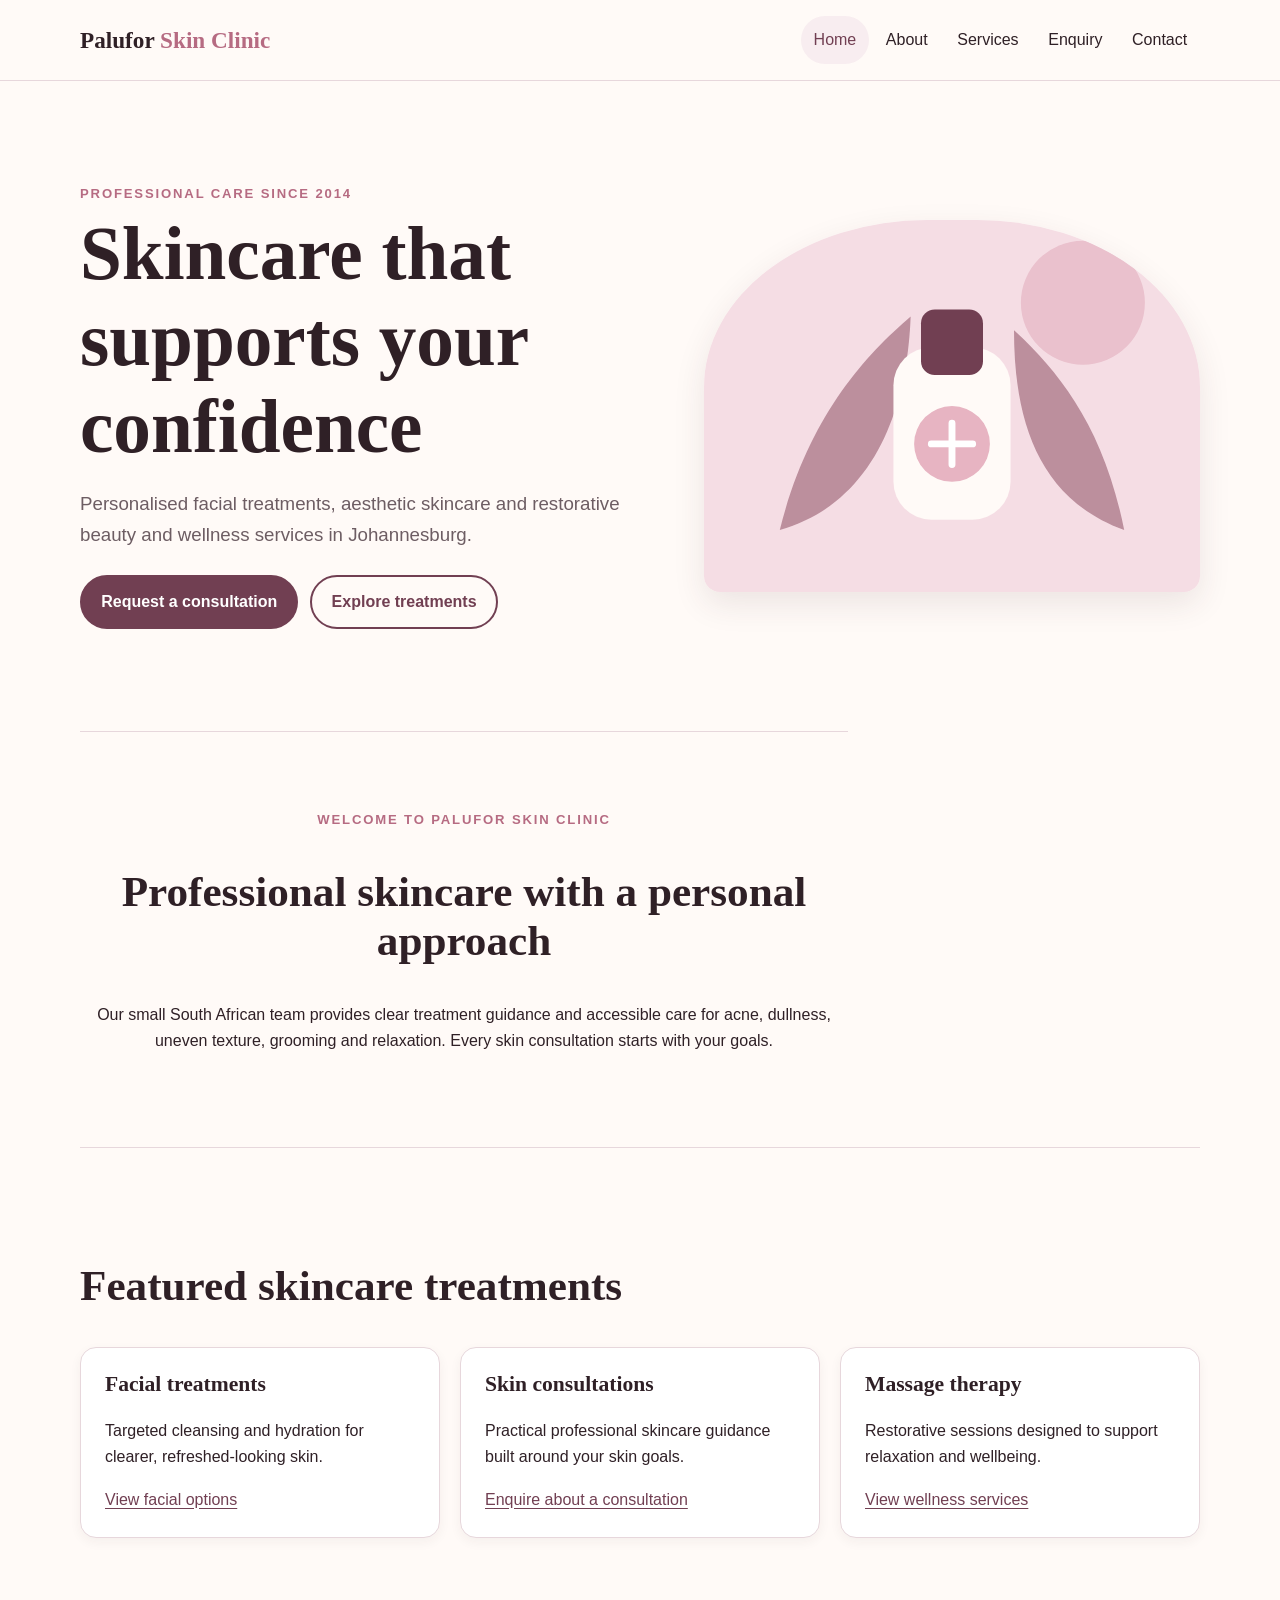
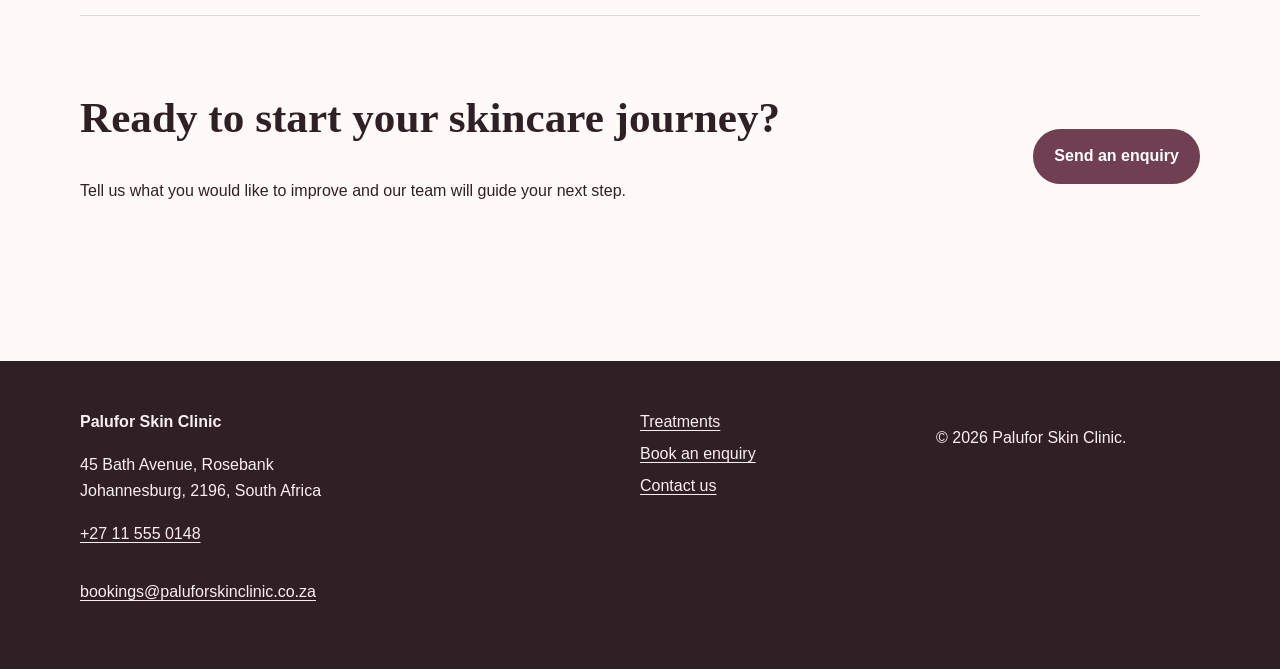
<file: index.html>
<!doctype html>
<html lang="en-ZA">
<head>
  <meta charset="utf-8">
  <meta name="viewport" content="width=device-width, initial-scale=1">
  <meta name="description" content="Palufor Skin Clinic offers professional skincare, facial treatments and beauty and wellness care in Johannesburg.">
  <meta name="keywords" content="skin clinic, skincare treatments, facial treatments, beauty and wellness, Palufor Skin Clinic, Johannesburg">
  <meta name="theme-color" content="#713f52">
  <title>Professional Skincare in Johannesburg | Palufor Skin Clinic</title>
  <link rel="stylesheet" href="css/style.css">
  <script src="js/script.js" defer></script>
</head>
<body>
  <a class="skip-link" href="#main-content">Skip to main content</a>
  <header class="site-header">
    <div class="header-inner">
      <a class="brand" href="index.html" aria-label="Palufor Skin Clinic home">Palufor <span>Skin Clinic</span></a>
      <nav aria-label="Main navigation"><ul>
        <li><a href="index.html" aria-current="page">Home</a></li><li><a href="about.html">About</a></li>
        <li><a href="services.html">Services</a></li><li><a href="enquiry.html">Enquiry</a></li><li><a href="contact.html">Contact</a></li>
      </ul></nav>
    </div>
  </header>
  <main id="main-content">
    <section class="hero">
      <div><p class="eyebrow">Professional care since 2014</p><h1>Skincare that supports your confidence</h1>
        <p>Personalised facial treatments, aesthetic skincare and restorative beauty and wellness services in Johannesburg.</p>
        <div class="button-row"><a class="button" href="enquiry.html">Request a consultation</a><a class="button button-secondary" href="services.html">Explore treatments</a></div>
      </div>
      <img src="images/clinic-care.svg" width="720" height="540" alt="Illustration of professional skincare products and calming leaves" fetchpriority="high">
    </section>
    <section class="section intro"><p class="eyebrow">Welcome to Palufor Skin Clinic</p><h2>Professional skincare with a personal approach</h2>
      <p>Our small South African team provides clear treatment guidance and accessible care for acne, dullness, uneven texture, grooming and relaxation. Every skin consultation starts with your goals.</p>
    </section>
    <section class="section"><h2>Featured skincare treatments</h2><div class="card-grid">
      <article class="card"><h3>Facial treatments</h3><p>Targeted cleansing and hydration for clearer, refreshed-looking skin.</p><a href="services.html#service-browser">View facial options</a></article>
      <article class="card"><h3>Skin consultations</h3><p>Practical professional skincare guidance built around your skin goals.</p><a href="enquiry.html">Enquire about a consultation</a></article>
      <article class="card"><h3>Massage therapy</h3><p>Restorative sessions designed to support relaxation and wellbeing.</p><a href="services.html#service-browser">View wellness services</a></article>
    </div></section>
    <section class="section callout"><div><h2>Ready to start your skincare journey?</h2><p>Tell us what you would like to improve and our team will guide your next step.</p></div><a class="button" href="enquiry.html">Send an enquiry</a></section>
  </main>
  <footer><div class="footer-inner"><div><strong>Palufor Skin Clinic</strong><p>45 Bath Avenue, Rosebank<br>Johannesburg, 2196, South Africa</p><p><a href="tel:+27115550148">+27 11 555 0148</a><br><a href="mailto:bookings@paluforskinclinic.co.za">bookings@paluforskinclinic.co.za</a></p></div><div><a href="services.html">Treatments</a><a href="enquiry.html">Book an enquiry</a><a href="contact.html">Contact us</a></div><p>&copy; <span data-current-year>2026</span> Palufor Skin Clinic.</p></div></footer>
</body>
</html>
</file>
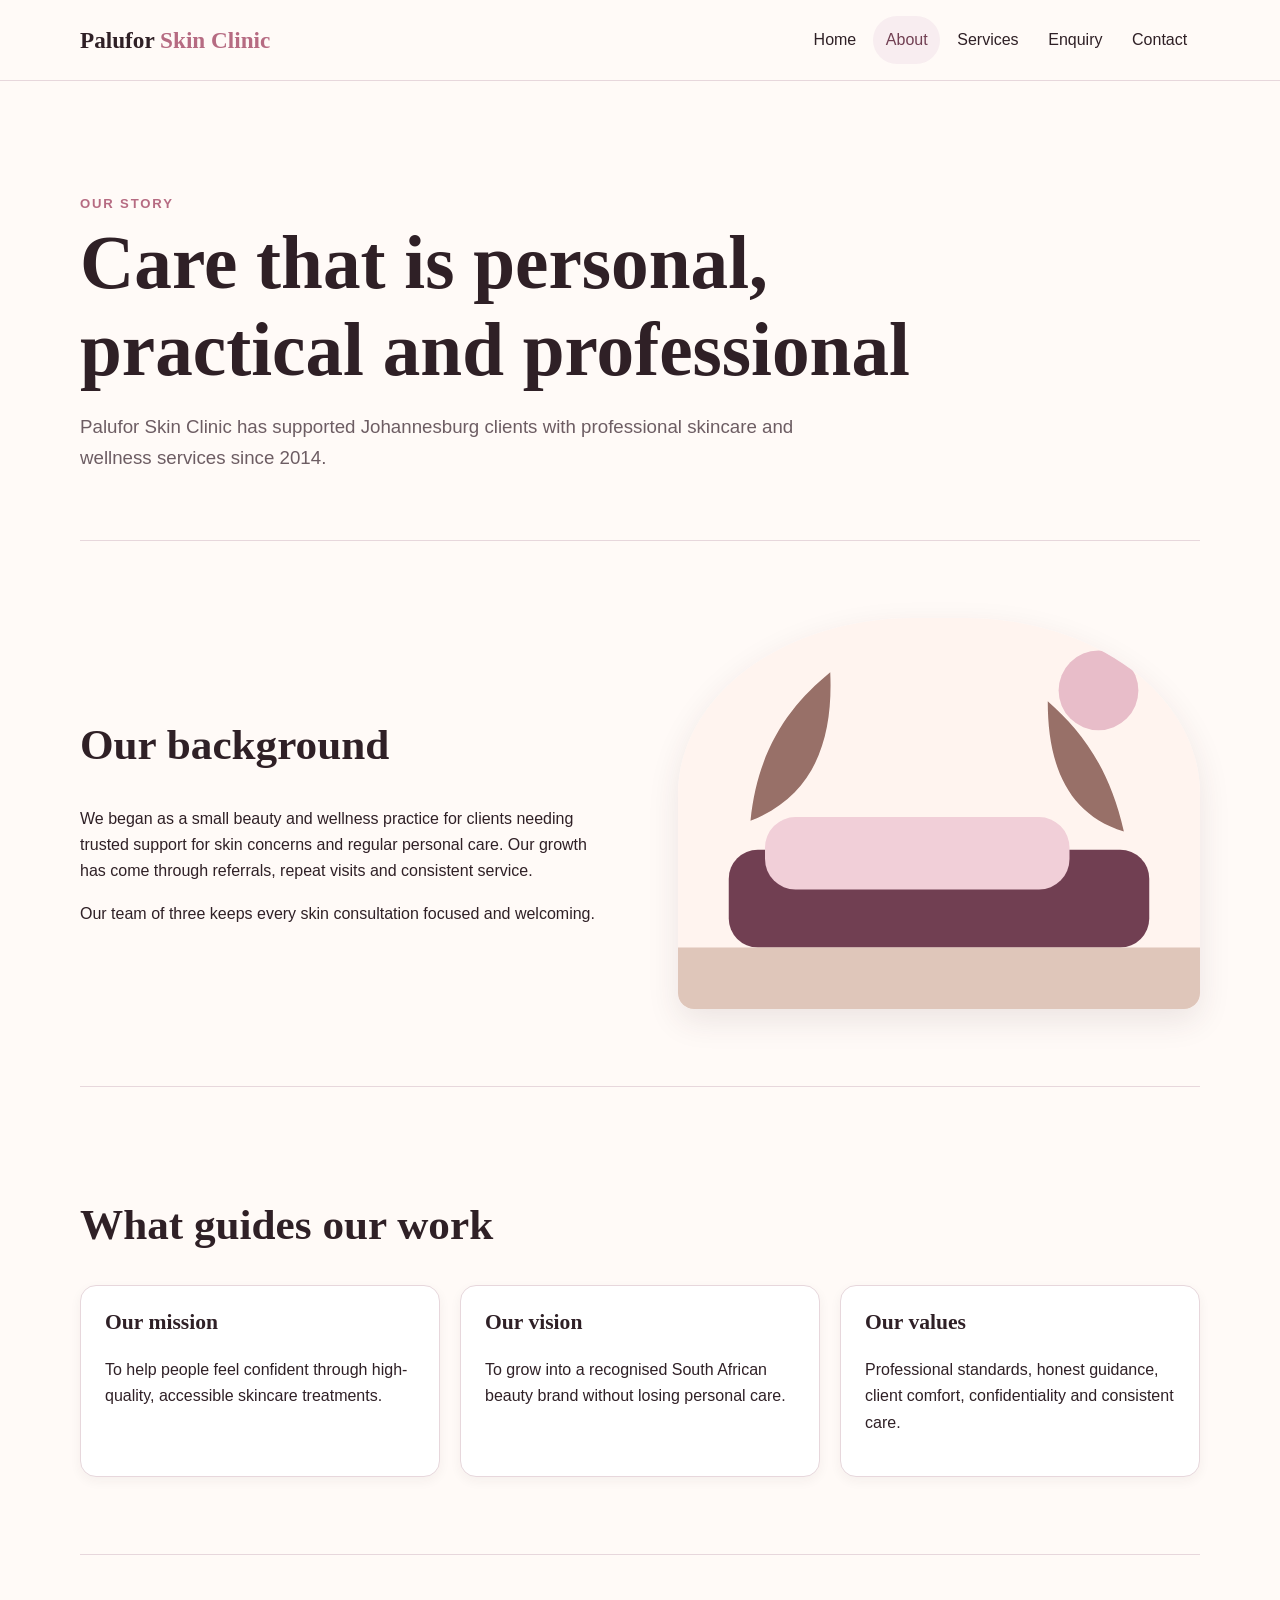
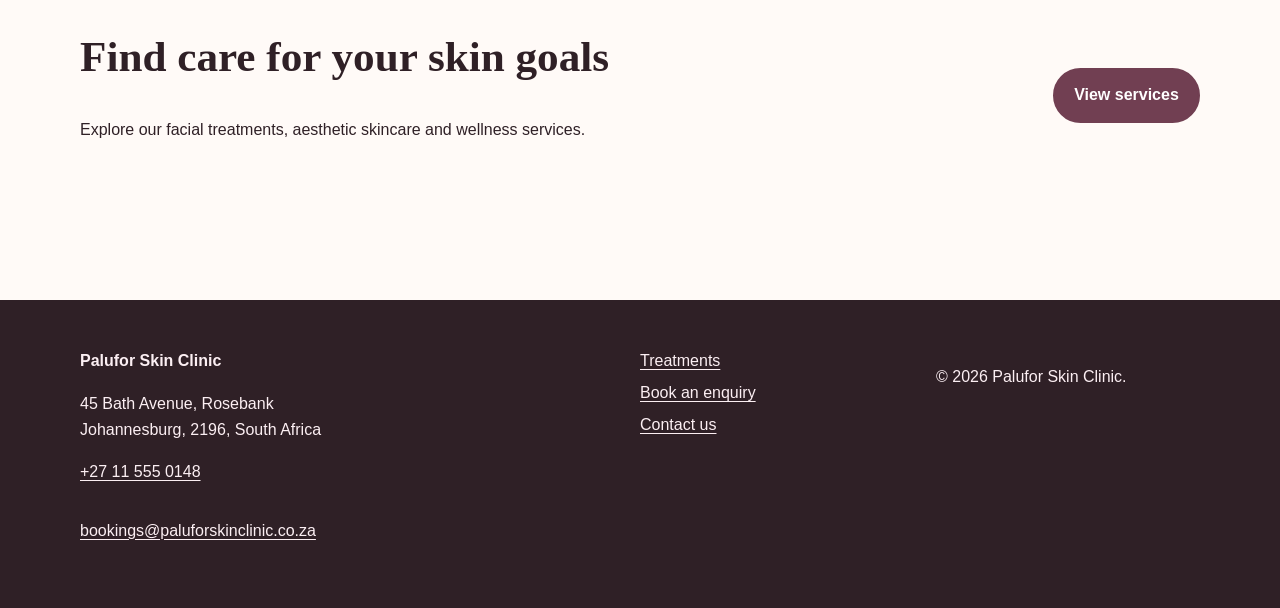
<file: about.html>
<!doctype html>
<html lang="en-ZA">
<head>
  <meta charset="utf-8"><meta name="viewport" content="width=device-width, initial-scale=1">
  <meta name="description" content="Learn about Palufor Skin Clinic, our Johannesburg team and our commitment to accessible professional skincare and wellness.">
  <meta name="keywords" content="Palufor Skin Clinic, professional skincare, aesthetic skincare, beauty and wellness, Johannesburg skin clinic">
  <meta name="theme-color" content="#713f52"><title>About Our Skin Clinic | Palufor Skin Clinic</title>
  <link rel="stylesheet" href="css/style.css"><script src="js/script.js" defer></script>
</head>
<body>
  <a class="skip-link" href="#main-content">Skip to main content</a>
  <header class="site-header"><div class="header-inner"><a class="brand" href="index.html" aria-label="Palufor Skin Clinic home">Palufor <span>Skin Clinic</span></a><nav aria-label="Main navigation"><ul>
    <li><a href="index.html">Home</a></li><li><a href="about.html" aria-current="page">About</a></li><li><a href="services.html">Services</a></li><li><a href="enquiry.html">Enquiry</a></li><li><a href="contact.html">Contact</a></li>
  </ul></nav></div></header>
  <main id="main-content">
    <section class="page-hero"><p class="eyebrow">Our story</p><h1>Care that is personal, practical and professional</h1><p>Palufor Skin Clinic has supported Johannesburg clients with professional skincare and wellness services since 2014.</p></section>
    <section class="section split"><div><h2>Our background</h2><p>We began as a small beauty and wellness practice for clients needing trusted support for skin concerns and regular personal care. Our growth has come through referrals, repeat visits and consistent service.</p><p>Our team of three keeps every skin consultation focused and welcoming.</p></div><img src="images/wellness-space.svg" width="720" height="540" alt="Illustration of a calm skincare consultation space" loading="lazy"></section>
    <section class="section"><h2>What guides our work</h2><div class="card-grid"><article class="card"><h3>Our mission</h3><p>To help people feel confident through high-quality, accessible skincare treatments.</p></article><article class="card"><h3>Our vision</h3><p>To grow into a recognised South African beauty brand without losing personal care.</p></article><article class="card"><h3>Our values</h3><p>Professional standards, honest guidance, client comfort, confidentiality and consistent care.</p></article></div></section>
    <section class="section callout"><div><h2>Find care for your skin goals</h2><p>Explore our facial treatments, aesthetic skincare and wellness services.</p></div><a class="button" href="services.html">View services</a></section>
  </main>
  <footer><div class="footer-inner"><div><strong>Palufor Skin Clinic</strong><p>45 Bath Avenue, Rosebank<br>Johannesburg, 2196, South Africa</p><p><a href="tel:+27115550148">+27 11 555 0148</a><br><a href="mailto:bookings@paluforskinclinic.co.za">bookings@paluforskinclinic.co.za</a></p></div><div><a href="services.html">Treatments</a><a href="enquiry.html">Book an enquiry</a><a href="contact.html">Contact us</a></div><p>&copy; <span data-current-year>2026</span> Palufor Skin Clinic.</p></div></footer>
</body></html>
</file>
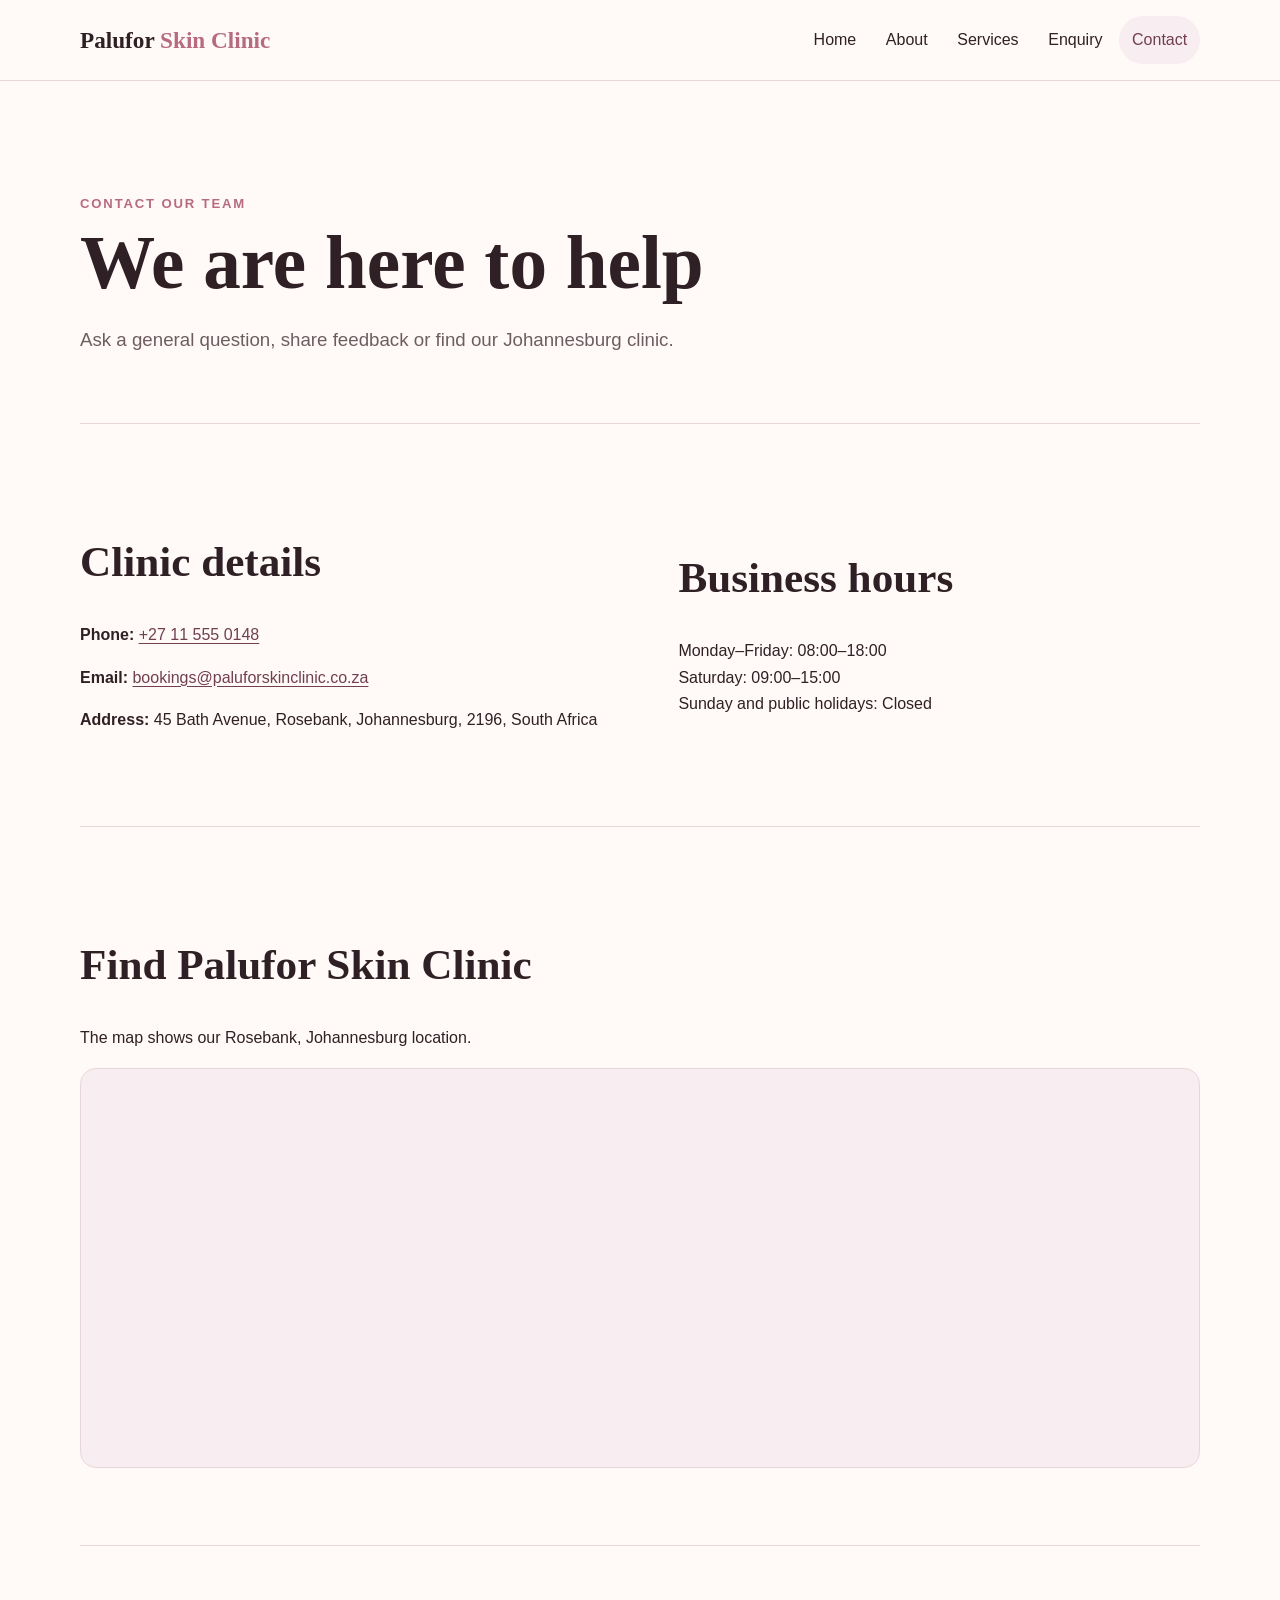
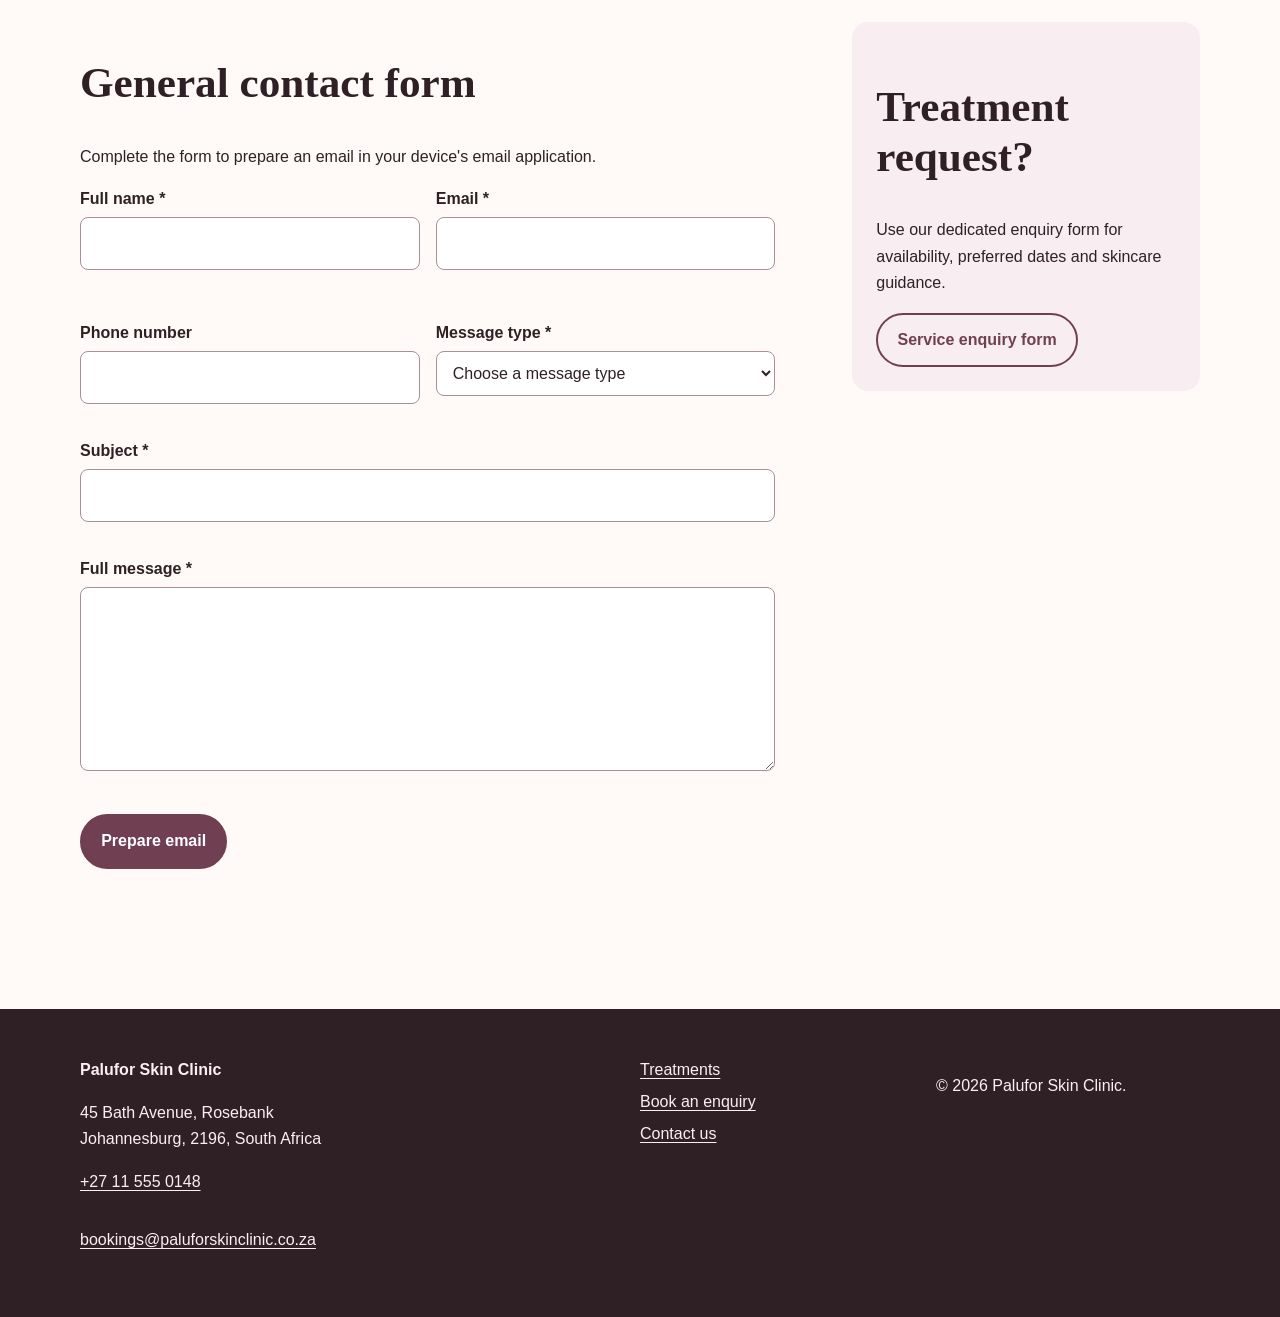
<file: contact.html>
<!doctype html>
<html lang="en-ZA">
<head>
  <meta charset="utf-8"><meta name="viewport" content="width=device-width, initial-scale=1">
  <meta name="description" content="Contact Palufor Skin Clinic in Johannesburg, view clinic hours and location, or prepare an email to our team.">
  <meta name="keywords" content="Palufor Skin Clinic contact, Johannesburg skin clinic, beauty and wellness, professional skincare, skin consultation">
  <meta name="theme-color" content="#713f52"><title>Contact Our Johannesburg Skin Clinic | Palufor</title>
  <link rel="preconnect" href="https://www.google.com">
  <link rel="stylesheet" href="css/style.css"><script src="js/script.js" defer></script>
</head>
<body>
  <a class="skip-link" href="#main-content">Skip to main content</a>
  <header class="site-header"><div class="header-inner"><a class="brand" href="index.html" aria-label="Palufor Skin Clinic home">Palufor <span>Skin Clinic</span></a><nav aria-label="Main navigation"><ul>
    <li><a href="index.html">Home</a></li><li><a href="about.html">About</a></li><li><a href="services.html">Services</a></li><li><a href="enquiry.html">Enquiry</a></li><li><a href="contact.html" aria-current="page">Contact</a></li>
  </ul></nav></div></header>
  <main id="main-content">
    <section class="page-hero"><p class="eyebrow">Contact our team</p><h1>We are here to help</h1><p>Ask a general question, share feedback or find our Johannesburg clinic.</p></section>
    <section class="section contact-details"><div><h2>Clinic details</h2><address><p><strong>Phone:</strong> <a href="tel:+27115550148">+27 11 555 0148</a></p><p><strong>Email:</strong> <a href="mailto:bookings@paluforskinclinic.co.za">bookings@paluforskinclinic.co.za</a></p><p><strong>Address:</strong> 45 Bath Avenue, Rosebank, Johannesburg, 2196, South Africa</p></address></div><div><h2>Business hours</h2><p>Monday–Friday: 08:00–18:00<br>Saturday: 09:00–15:00<br>Sunday and public holidays: Closed</p></div></section>
    <section class="section" aria-labelledby="map-heading"><h2 id="map-heading">Find Palufor Skin Clinic</h2><p>The map shows our Rosebank, Johannesburg location.</p><div class="map-frame"><iframe title="Google Map showing Palufor Skin Clinic at 45 Bath Avenue, Rosebank, Johannesburg" src="https://www.google.com/maps?q=45%20Bath%20Avenue%2C%20Rosebank%2C%20Johannesburg%2C%202196%2C%20South%20Africa&amp;output=embed" width="600" height="450" style="border:0" allowfullscreen loading="lazy" referrerpolicy="no-referrer-when-downgrade"></iframe></div></section>
    <section class="section form-section"><div><h2>General contact form</h2><p>Complete the form to prepare an email in your device's email application.</p>
      <form id="contact-form" action="mailto:bookings@paluforskinclinic.co.za" method="post" enctype="text/plain" novalidate>
        <div class="form-grid"><div class="field"><label for="contact-name">Full name *</label><input id="contact-name" name="full_name" type="text" autocomplete="name" minlength="2" required><span class="error" id="contact-name-error"></span></div>
        <div class="field"><label for="contact-email">Email *</label><input id="contact-email" name="email" type="email" autocomplete="email" required><span class="error" id="contact-email-error"></span></div>
        <div class="field"><label for="contact-phone">Phone number</label><input id="contact-phone" name="phone" type="tel" autocomplete="tel" pattern="[+0-9 ()-]{10,20}"><span class="error" id="contact-phone-error"></span></div>
        <div class="field"><label for="message-type">Message type *</label><select id="message-type" name="message_type" required><option value="">Choose a message type</option><option>General question</option><option>Feedback</option><option>Complaint</option><option>Partnership</option></select><span class="error" id="message-type-error"></span></div></div>
        <div class="field"><label for="subject">Subject *</label><input id="subject" name="subject" type="text" minlength="3" maxlength="100" required><span class="error" id="subject-error"></span></div>
        <div class="field"><label for="general-message">Full message *</label><textarea id="general-message" name="message" rows="6" minlength="10" maxlength="1000" required></textarea><span class="error" id="general-message-error"></span></div>
        <button class="button" type="submit">Prepare email</button><div id="contact-response" class="form-response" role="status" tabindex="-1" hidden></div>
      </form>
    </div><aside class="form-aside"><h2>Treatment request?</h2><p>Use our dedicated enquiry form for availability, preferred dates and skincare guidance.</p><a class="button button-secondary" href="enquiry.html">Service enquiry form</a></aside></section>
  </main>
  <footer><div class="footer-inner"><div><strong>Palufor Skin Clinic</strong><p>45 Bath Avenue, Rosebank<br>Johannesburg, 2196, South Africa</p><p><a href="tel:+27115550148">+27 11 555 0148</a><br><a href="mailto:bookings@paluforskinclinic.co.za">bookings@paluforskinclinic.co.za</a></p></div><div><a href="services.html">Treatments</a><a href="enquiry.html">Book an enquiry</a><a href="contact.html">Contact us</a></div><p>&copy; <span data-current-year>2026</span> Palufor Skin Clinic.</p></div></footer>
</body></html>
</file>
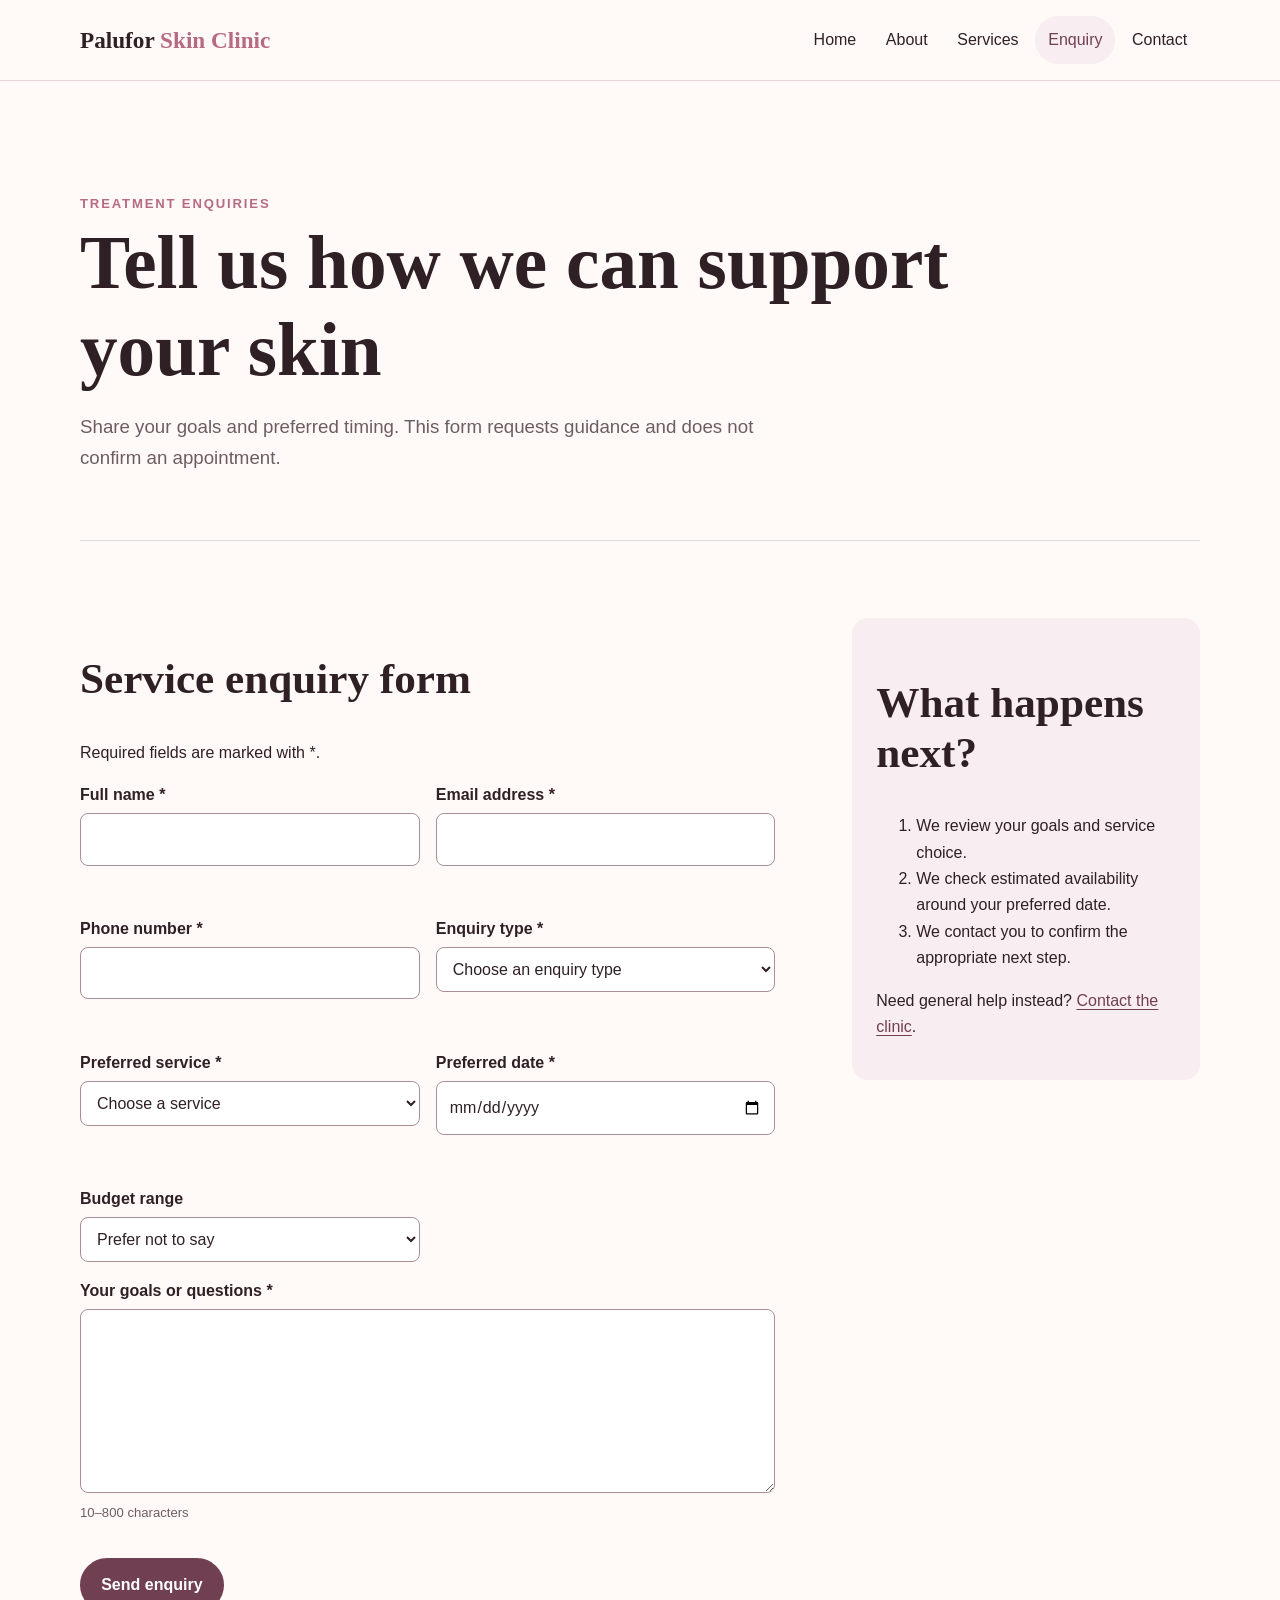
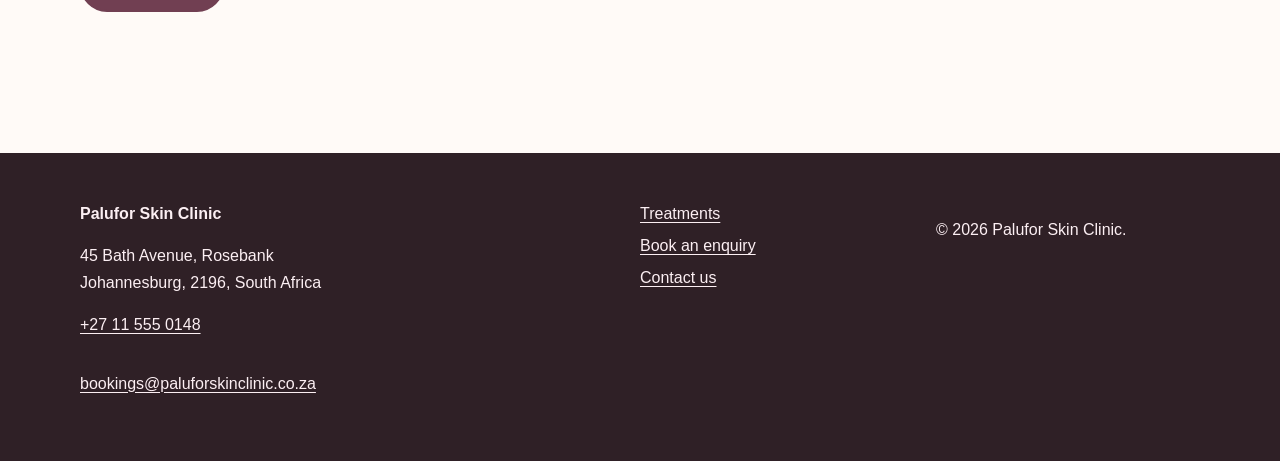
<file: enquiry.html>
<!doctype html>
<html lang="en-ZA">
<head>
  <meta charset="utf-8"><meta name="viewport" content="width=device-width, initial-scale=1">
  <meta name="description" content="Send a skincare treatment or consultation enquiry to Palufor Skin Clinic and receive personalised next-step guidance.">
  <meta name="keywords" content="skin consultation, skincare treatments, facial treatments, Palufor Skin Clinic enquiry, professional skincare">
  <meta name="theme-color" content="#713f52"><title>Skin Consultation Enquiry | Palufor Skin Clinic</title>
  <link rel="stylesheet" href="css/style.css"><script src="js/script.js" defer></script>
</head>
<body>
  <a class="skip-link" href="#main-content">Skip to main content</a>
  <header class="site-header"><div class="header-inner"><a class="brand" href="index.html" aria-label="Palufor Skin Clinic home">Palufor <span>Skin Clinic</span></a><nav aria-label="Main navigation"><ul>
    <li><a href="index.html">Home</a></li><li><a href="about.html">About</a></li><li><a href="services.html">Services</a></li><li><a href="enquiry.html" aria-current="page">Enquiry</a></li><li><a href="contact.html">Contact</a></li>
  </ul></nav></div></header>
  <main id="main-content">
    <section class="page-hero"><p class="eyebrow">Treatment enquiries</p><h1>Tell us how we can support your skin</h1><p>Share your goals and preferred timing. This form requests guidance and does not confirm an appointment.</p></section>
    <section class="section form-section"><div><h2>Service enquiry form</h2><p>Required fields are marked with <span aria-hidden="true">*</span>.</p>
      <form id="enquiry-form" action="#" method="post" novalidate>
        <div class="form-grid"><div class="field"><label for="full-name">Full name *</label><input id="full-name" name="full_name" type="text" autocomplete="name" minlength="2" required><span class="error" id="full-name-error"></span></div>
        <div class="field"><label for="email">Email address *</label><input id="email" name="email" type="email" autocomplete="email" required><span class="error" id="email-error"></span></div>
        <div class="field"><label for="phone">Phone number *</label><input id="phone" name="phone" type="tel" autocomplete="tel" inputmode="tel" pattern="[+0-9 ()-]{10,20}" required><span class="error" id="phone-error"></span></div>
        <div class="field"><label for="enquiry-type">Enquiry type *</label><select id="enquiry-type" name="enquiry_type" required><option value="">Choose an enquiry type</option><option>New consultation</option><option>Existing client follow-up</option><option>Service availability</option><option>Product availability</option></select><span class="error" id="enquiry-type-error"></span></div>
        <div class="field"><label for="preferred-service">Preferred service *</label><select id="preferred-service" name="preferred_service" required><option value="">Choose a service</option><option>Skin Consultation</option><option>Hydration Facial</option><option>Clarifying Facial</option><option>Essential Waxing</option><option>Classic Pedicure</option><option>Relaxation Massage</option><option>Not sure — please advise</option></select><span class="error" id="preferred-service-error"></span></div>
        <div class="field"><label for="preferred-date">Preferred date *</label><input id="preferred-date" name="preferred_date" type="date" required><span class="error" id="preferred-date-error"></span></div>
        <div class="field"><label for="budget">Budget range</label><select id="budget" name="budget"><option value="">Prefer not to say</option><option>Under R200</option><option>R200–R400</option><option>R401–R600</option><option>R600+</option></select></div></div>
        <div class="field"><label for="message">Your goals or questions *</label><textarea id="message" name="message" rows="6" minlength="10" maxlength="800" required></textarea><span class="field-hint">10–800 characters</span><span class="error" id="message-error"></span></div>
        <button class="button" type="submit">Send enquiry</button><div id="enquiry-response" class="form-response" role="status" tabindex="-1" hidden></div>
      </form>
    </div><aside class="form-aside"><h2>What happens next?</h2><ol><li>We review your goals and service choice.</li><li>We check estimated availability around your preferred date.</li><li>We contact you to confirm the appropriate next step.</li></ol><p>Need general help instead? <a href="contact.html">Contact the clinic</a>.</p></aside></section>
  </main>
  <footer><div class="footer-inner"><div><strong>Palufor Skin Clinic</strong><p>45 Bath Avenue, Rosebank<br>Johannesburg, 2196, South Africa</p><p><a href="tel:+27115550148">+27 11 555 0148</a><br><a href="mailto:bookings@paluforskinclinic.co.za">bookings@paluforskinclinic.co.za</a></p></div><div><a href="services.html">Treatments</a><a href="enquiry.html">Book an enquiry</a><a href="contact.html">Contact us</a></div><p>&copy; <span data-current-year>2026</span> Palufor Skin Clinic.</p></div></footer>
</body></html>
</file>
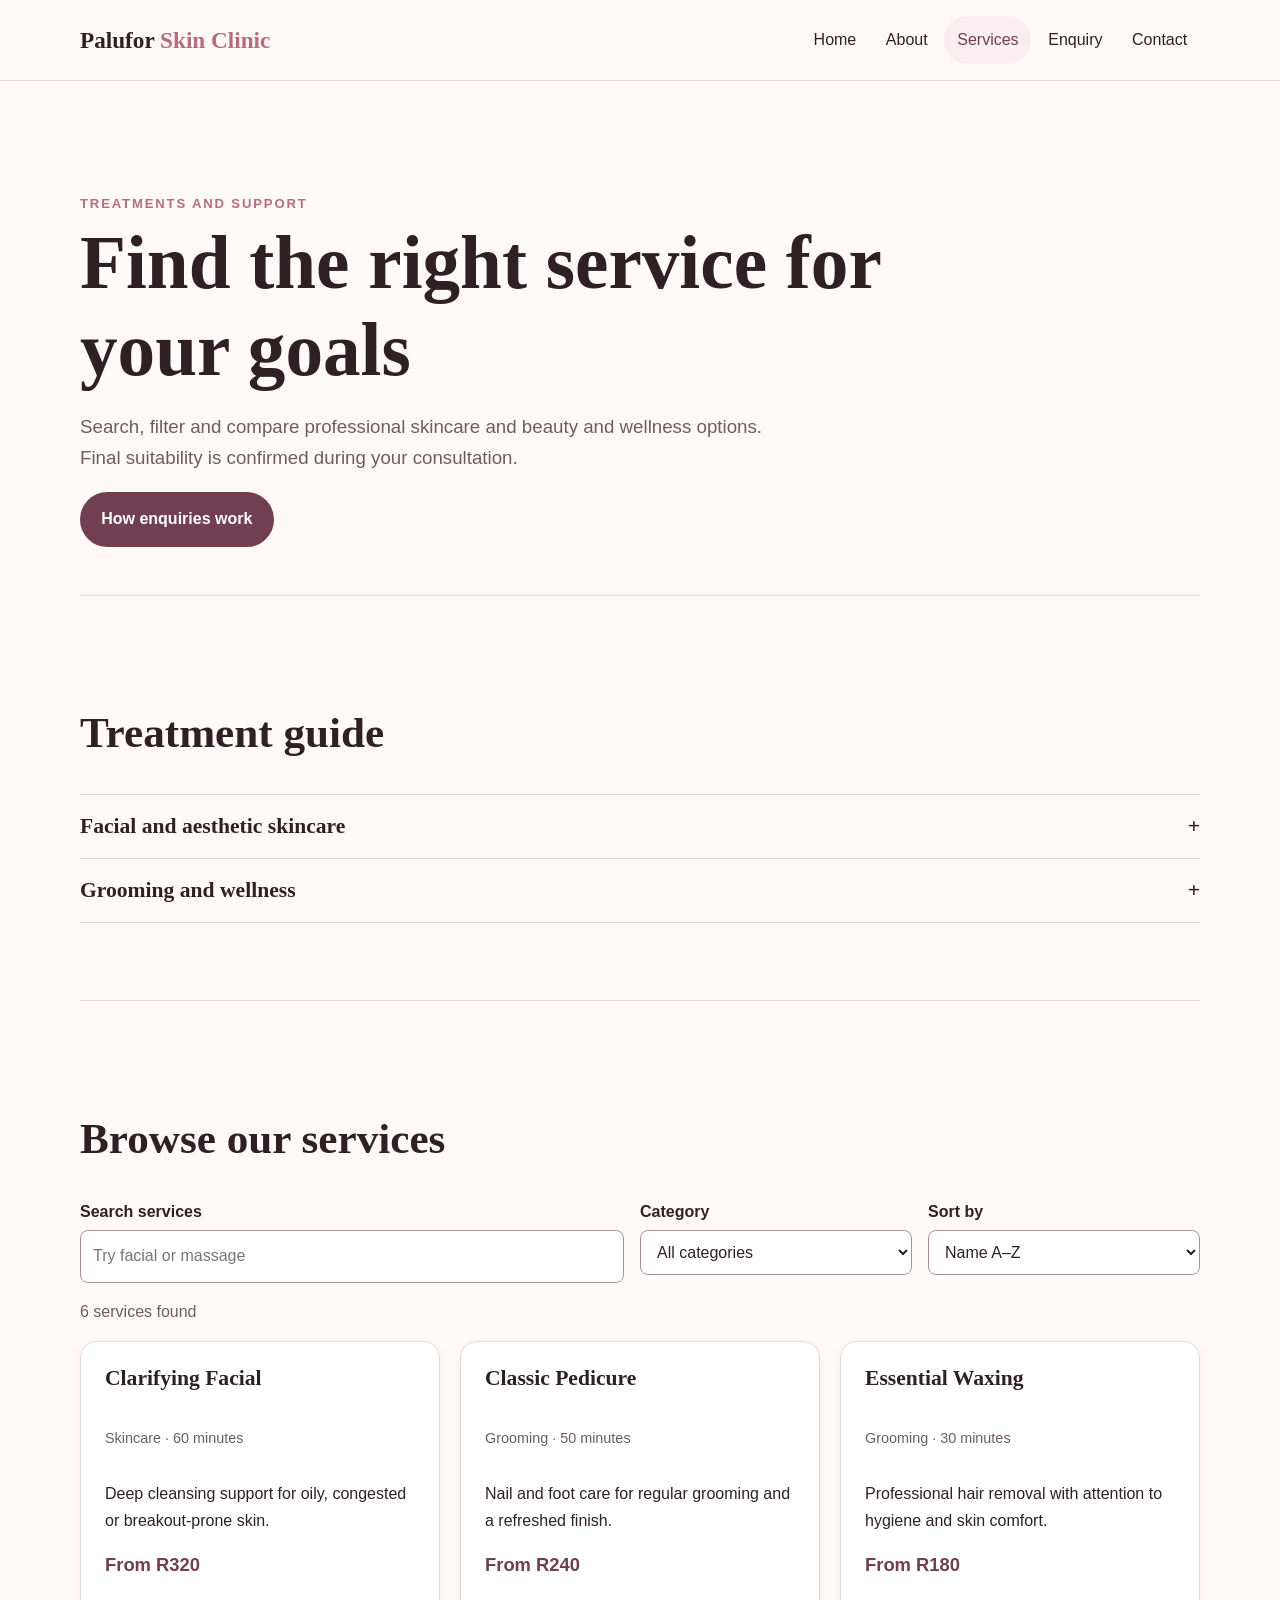
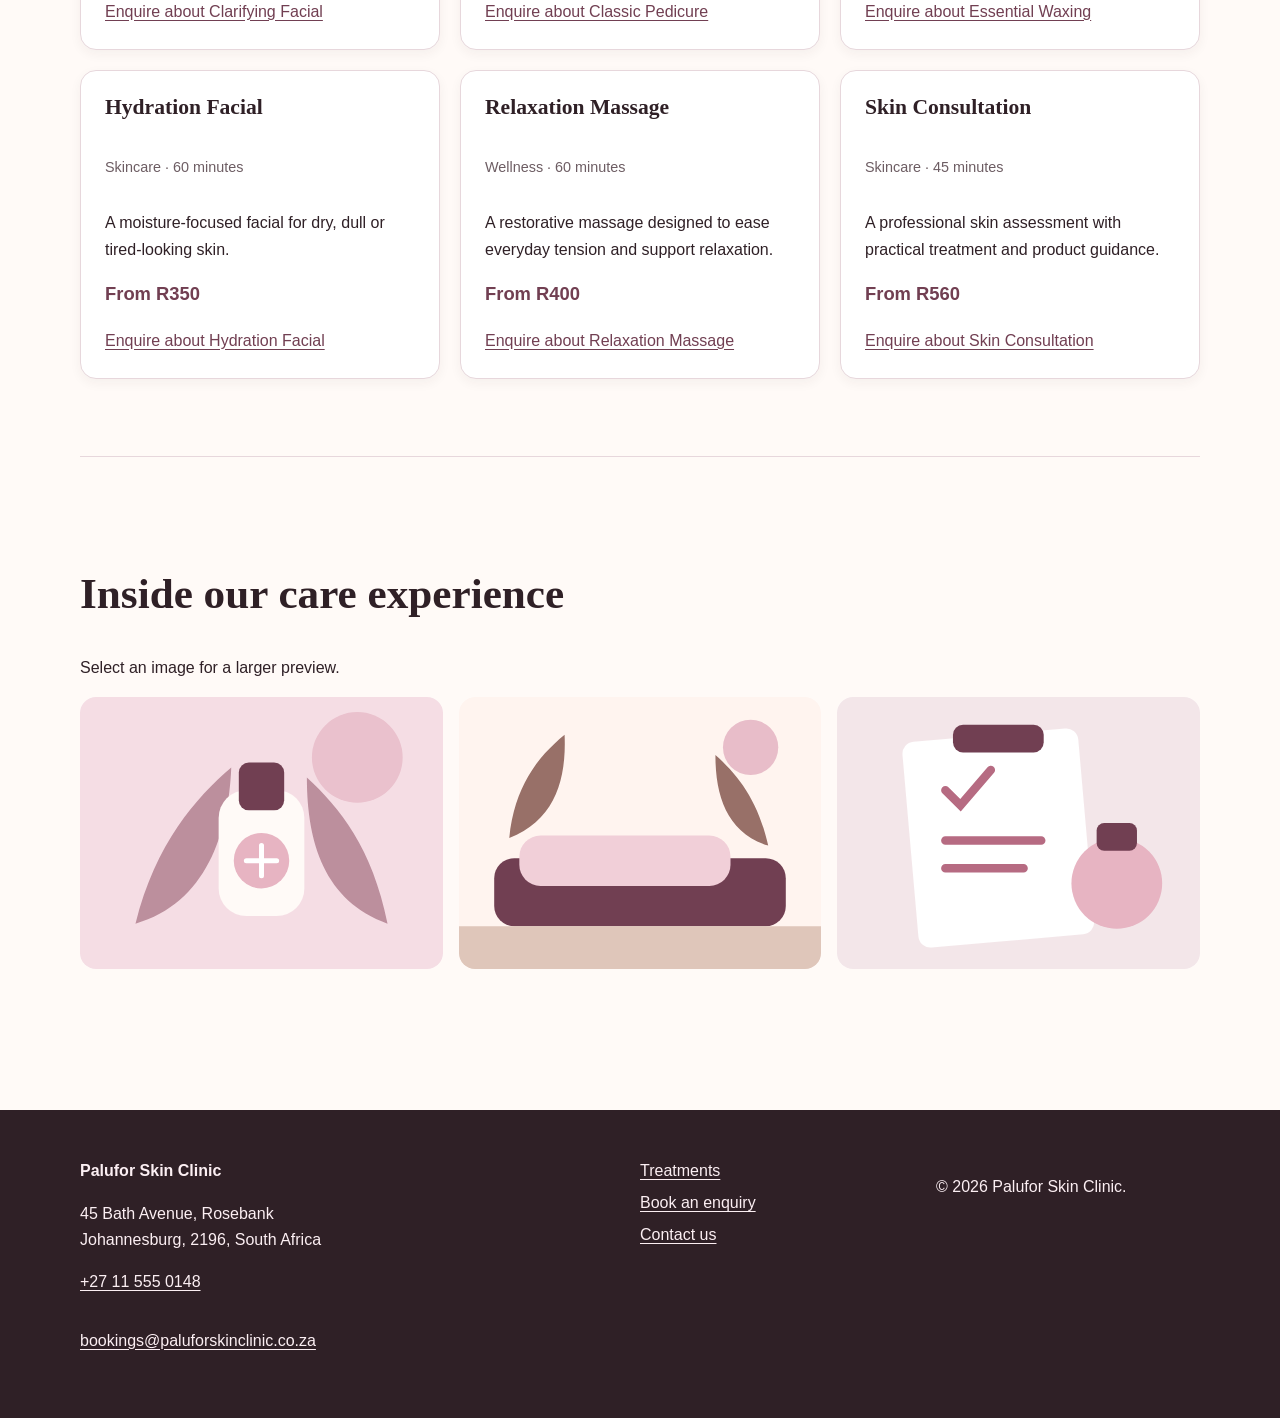
<file: services.html>
<!doctype html>
<html lang="en-ZA">
<head>
  <meta charset="utf-8"><meta name="viewport" content="width=device-width, initial-scale=1">
  <meta name="description" content="Browse and compare Palufor Skin Clinic facial treatments, skin consultations, grooming and massage services in Johannesburg.">
  <meta name="keywords" content="skincare treatments, facial treatments, aesthetic skincare, skin consultation, professional skincare, Palufor Skin Clinic">
  <meta name="theme-color" content="#713f52"><title>Skincare Treatments & Prices | Palufor Skin Clinic</title>
  <link rel="stylesheet" href="css/style.css"><script src="js/script.js" defer></script>
</head>
<body>
  <a class="skip-link" href="#main-content">Skip to main content</a>
  <header class="site-header"><div class="header-inner"><a class="brand" href="index.html" aria-label="Palufor Skin Clinic home">Palufor <span>Skin Clinic</span></a><nav aria-label="Main navigation"><ul>
    <li><a href="index.html">Home</a></li><li><a href="about.html">About</a></li><li><a href="services.html" aria-current="page">Services</a></li><li><a href="enquiry.html">Enquiry</a></li><li><a href="contact.html">Contact</a></li>
  </ul></nav></div></header>
  <main id="main-content">
    <section class="page-hero"><p class="eyebrow">Treatments and support</p><h1>Find the right service for your goals</h1><p>Search, filter and compare professional skincare and beauty and wellness options. Final suitability is confirmed during your consultation.</p><button class="button" type="button" data-open-modal>How enquiries work</button></section>
    <section class="section" aria-labelledby="treatment-guide"><h2 id="treatment-guide">Treatment guide</h2><div class="accordion">
      <div class="accordion-item"><h3><button type="button" aria-expanded="false" aria-controls="facial-panel">Facial and aesthetic skincare <span aria-hidden="true">+</span></button></h3><div id="facial-panel" class="accordion-panel" hidden><p>Choose a facial when your focus is cleansing, hydration, texture or clearer-looking skin. A consultation helps match care to your needs.</p></div></div>
      <div class="accordion-item"><h3><button type="button" aria-expanded="false" aria-controls="wellness-panel">Grooming and wellness <span aria-hidden="true">+</span></button></h3><div id="wellness-panel" class="accordion-panel" hidden><p>Waxing, pedicures and massage support regular maintenance, comfort and relaxation.</p></div></div>
    </div></section>
    <section class="section" id="service-browser" aria-labelledby="service-heading"><h2 id="service-heading">Browse our services</h2>
      <div class="service-tools"><div><label for="service-search">Search services</label><input id="service-search" type="search" placeholder="Try facial or massage"></div><div><label for="category-filter">Category</label><select id="category-filter"><option value="all">All categories</option><option value="skincare">Skincare</option><option value="grooming">Grooming</option><option value="wellness">Wellness</option></select></div><div><label for="service-sort">Sort by</label><select id="service-sort"><option value="name">Name A–Z</option><option value="price-low">Price: low to high</option><option value="price-high">Price: high to low</option></select></div></div>
      <p id="service-count" class="results-count" aria-live="polite"></p><div id="service-list" class="card-grid" aria-live="polite"></div>
    </section>
    <section class="section" aria-labelledby="gallery-heading"><h2 id="gallery-heading">Inside our care experience</h2><p>Select an image for a larger preview.</p><div class="gallery">
      <button type="button" data-lightbox-src="images/clinic-care.svg" data-lightbox-alt="Professional skincare products prepared for a facial treatment"><img src="images/clinic-care.svg" width="480" height="360" alt="Professional skincare products prepared for a facial treatment" loading="lazy"></button>
      <button type="button" data-lightbox-src="images/wellness-space.svg" data-lightbox-alt="Calm private space prepared for a wellness appointment"><img src="images/wellness-space.svg" width="480" height="360" alt="Calm private space prepared for a wellness appointment" loading="lazy"></button>
      <button type="button" data-lightbox-src="images/consultation.svg" data-lightbox-alt="Skin consultation notes and skincare products"><img src="images/consultation.svg" width="480" height="360" alt="Skin consultation notes and skincare products" loading="lazy"></button>
    </div></section>
  </main>
  <div class="modal" id="guidance-modal" role="dialog" aria-modal="true" aria-labelledby="modal-title" hidden><div class="modal-content"><button class="icon-button" type="button" data-close-modal aria-label="Close booking guidance">&times;</button><h2 id="modal-title">How an enquiry works</h2><ol><li>Choose a service or describe your skin goal.</li><li>Send your preferred date and contact details.</li><li>Our team confirms suitability, availability and your next step.</li></ol><a class="button" href="enquiry.html">Start an enquiry</a></div></div>
  <div class="lightbox" id="lightbox" role="dialog" aria-modal="true" aria-label="Image preview" hidden><button class="icon-button" type="button" data-close-lightbox aria-label="Close image preview">&times;</button><img src="images/clinic-care.svg" alt=""></div>
  <footer><div class="footer-inner"><div><strong>Palufor Skin Clinic</strong><p>45 Bath Avenue, Rosebank<br>Johannesburg, 2196, South Africa</p><p><a href="tel:+27115550148">+27 11 555 0148</a><br><a href="mailto:bookings@paluforskinclinic.co.za">bookings@paluforskinclinic.co.za</a></p></div><div><a href="services.html">Treatments</a><a href="enquiry.html">Book an enquiry</a><a href="contact.html">Contact us</a></div><p>&copy; <span data-current-year>2026</span> Palufor Skin Clinic.</p></div></footer>
</body></html>
</file>
<file: css/style.css>
:root {
  --ink: #2f2026; --muted: #6d5d63; --plum: #713f52; --rose: #b66b82;
  --blush: #f8edf0; --cream: #fffaf7; --white: #fff; --line: #e7d7dc;
  --shadow: 0 0.75rem 2rem rgba(64, 35, 46, 0.1); --radius: 1rem;
}
* { box-sizing: border-box; }
html { scroll-behavior: smooth; }
body { margin: 0; color: var(--ink); background: var(--cream); font: 1rem/1.65 Arial, Helvetica, sans-serif; }
img { display: block; max-width: 100%; height: auto; }
a { color: var(--plum); text-underline-offset: 0.2em; }
a:hover { color: var(--rose); }
button, input, select, textarea { font: inherit; }
button, .button { transition: transform 180ms ease, box-shadow 180ms ease, background 180ms ease; }
:focus-visible { outline: 3px solid #1d6e8c; outline-offset: 3px; }
.skip-link { position: fixed; z-index: 10000; top: 0.5rem; left: 0.5rem; padding: 0.6rem 1rem; background: var(--white); transform: translateY(-150%); }
.skip-link:focus { transform: translateY(0); }
.site-header { position: sticky; z-index: 1000; top: 0; background: rgba(255,250,247,.96); border-bottom: 1px solid var(--line); backdrop-filter: blur(8px); }
.header-inner, main, .footer-inner { width: min(1120px, calc(100% - 2rem)); margin-inline: auto; }
.header-inner { min-height: 5rem; display: flex; align-items: center; justify-content: space-between; gap: 2rem; }
.brand { color: var(--ink); font: 700 1.45rem Georgia, serif; text-decoration: none; white-space: nowrap; }.brand span { color: var(--rose); }
nav ul { display: flex; flex-wrap: wrap; gap: .25rem; margin: 0; padding: 0; list-style: none; }
nav a { display: block; padding: .65rem .8rem; color: var(--ink); text-decoration: none; border-radius: 2rem; }
nav a:hover, nav a[aria-current="page"] { color: var(--plum); background: var(--blush); }
main { padding-bottom: 4rem; }
h1, h2, h3 { font-family: Georgia, 'Times New Roman', serif; line-height: 1.15; } h1 { margin: .35rem 0 1rem; font-size: clamp(2.4rem, 6vw, 4.7rem); } h2 { font-size: clamp(1.8rem, 4vw, 2.7rem); } h3 { font-size: 1.35rem; }
.eyebrow { margin: 0; color: var(--rose); font-size: .82rem; font-weight: 700; letter-spacing: .14em; text-transform: uppercase; }
.hero { min-height: 72vh; display: grid; grid-template-columns: 1.05fr .95fr; align-items: center; gap: clamp(2rem, 6vw, 5rem); padding: clamp(3rem, 8vw, 7rem) 0; }
.hero > div > p:not(.eyebrow), .page-hero > p:not(.eyebrow) { max-width: 45rem; color: var(--muted); font-size: 1.17rem; }.hero img, .split img { border-radius: 45% 45% 1rem 1rem; box-shadow: var(--shadow); }
.page-hero { max-width: 56rem; padding: clamp(4rem, 10vw, 7rem) 0 3rem; }
.section { padding: clamp(2.5rem, 6vw, 5rem) 0; border-top: 1px solid var(--line); }.intro { max-width: 48rem; text-align: center; }.intro p { margin-inline: auto; }
.button-row { display: flex; flex-wrap: wrap; gap: .75rem; margin-top: 1.5rem; }
.button { display: inline-block; width: fit-content; border: 2px solid var(--plum); border-radius: 2rem; padding: .75rem 1.2rem; color: var(--white); background: var(--plum); font-weight: 700; text-decoration: none; cursor: pointer; }
.button:hover { color: var(--white); background: #572e3d; box-shadow: 0 .5rem 1rem rgba(64,35,46,.2); transform: translateY(-2px); }.button-secondary { color: var(--plum); background: transparent; }.button-secondary:hover { background: var(--blush); color: var(--plum); }
.card-grid { display: grid; grid-template-columns: repeat(3, minmax(0, 1fr)); gap: 1.25rem; }.card { padding: 1.5rem; background: var(--white); border: 1px solid var(--line); border-radius: var(--radius); box-shadow: 0 .25rem .75rem rgba(64,35,46,.05); }.card h3 { margin-top: 0; }.service-card { display: flex; flex-direction: column; }.service-card .price { margin-top: auto; color: var(--plum); font-size: 1.15rem; font-weight: 700; }.service-meta { color: var(--muted); font-size: .9rem; }
.callout { display: flex; align-items: center; justify-content: space-between; gap: 2rem; }.callout h2 { margin-top: 0; }.split, .contact-details { display: grid; grid-template-columns: 1fr 1fr; align-items: center; gap: clamp(2rem, 6vw, 5rem); }
.service-tools { display: grid; grid-template-columns: 2fr 1fr 1fr; gap: 1rem; margin-bottom: 1rem; }.service-tools label, .field label { display: block; margin-bottom: .3rem; font-weight: 700; }
input, select, textarea { width: 100%; padding: .75rem; color: var(--ink); background: var(--white); border: 1px solid #a88f98; border-radius: .5rem; } textarea { resize: vertical; }.results-count { color: var(--muted); }
.accordion { border-top: 1px solid var(--line); }.accordion-item { border-bottom: 1px solid var(--line); }.accordion h3 { margin: 0; }.accordion button { display: flex; width: 100%; justify-content: space-between; padding: 1.2rem 0; border: 0; color: var(--ink); background: transparent; font: inherit; font-weight: 700; text-align: left; cursor: pointer; }.accordion-panel { padding: 0 0 1.2rem; }
.gallery { display: grid; grid-template-columns: repeat(3, 1fr); gap: 1rem; }.gallery button { padding: 0; overflow: hidden; background: var(--white); border: 0; border-radius: var(--radius); cursor: zoom-in; }.gallery img { aspect-ratio: 4/3; object-fit: cover; transition: transform 250ms ease; }.gallery button:hover img { transform: scale(1.04); }
.modal, .lightbox { position: fixed; z-index: 5000; inset: 0; display: grid; place-items: center; padding: 1rem; background: rgba(32,20,25,.8); }.modal[hidden], .lightbox[hidden] { display: none; }.modal-content { position: relative; width: min(34rem, 100%); padding: 2rem; background: var(--cream); border-radius: var(--radius); box-shadow: var(--shadow); }.icon-button { border: 0; color: var(--ink); background: var(--white); font-size: 2rem; line-height: 1; cursor: pointer; }.modal-content > .icon-button { position: absolute; top: 1rem; right: 1rem; }.lightbox .icon-button { position: fixed; top: 1rem; right: 1rem; border-radius: 50%; width: 3rem; height: 3rem; }.lightbox img { max-height: 85vh; border-radius: .5rem; }
.form-section { display: grid; grid-template-columns: minmax(0, 2fr) minmax(16rem, 1fr); align-items: start; gap: clamp(2rem, 6vw, 5rem); }.form-grid { display: grid; grid-template-columns: 1fr 1fr; gap: 1rem; }.field { margin-bottom: 1rem; }.field-hint { display: block; color: var(--muted); font-size: .82rem; }.error { display: block; min-height: 1.35em; color: #a31e35; font-size: .85rem; }.field [aria-invalid="true"] { border-color: #a31e35; box-shadow: 0 0 0 2px rgba(163,30,53,.12); }.form-aside { padding: 1.5rem; background: var(--blush); border-radius: var(--radius); }.form-response { margin-top: 1rem; padding: 1rem; background: #e7f4ea; border-left: 4px solid #377946; border-radius: .25rem; }.form-response a { font-weight: 700; }
.map-frame { width: 100%; height: 25rem; overflow: hidden; background: var(--blush); border: 1px solid var(--line); border-radius: var(--radius); }.map-frame iframe { display: block; width: 100%; height: 100%; } address { font-style: normal; }
footer { padding: 3rem 0; color: #fceff3; background: var(--ink); }.footer-inner { display: grid; grid-template-columns: 2fr 1fr 1fr; gap: 2rem; }.footer-inner a { display: block; color: #fceff3; margin-bottom: .35rem; }
.reveal { opacity: 0; transform: translateY(1rem); }.reveal.visible { opacity: 1; transform: none; transition: opacity 500ms ease, transform 500ms ease; }
@media (max-width: 760px) { .header-inner { align-items: flex-start; flex-direction: column; gap: .5rem; padding: .8rem 0; }.site-header { position: static; } nav ul { gap: 0; } nav a { padding: .45rem .55rem; }.hero, .split, .contact-details, .form-section { grid-template-columns: 1fr; }.hero { min-height: auto; }.card-grid { grid-template-columns: 1fr 1fr; }.service-tools { grid-template-columns: 1fr; }.footer-inner { grid-template-columns: 1fr; }.form-aside { order: -1; } }
@media (max-width: 480px) { .card-grid, .gallery, .form-grid { grid-template-columns: 1fr; }.callout { align-items: flex-start; flex-direction: column; } h1 { font-size: 2.45rem; } }
@media (prefers-reduced-motion: reduce) { html { scroll-behavior: auto; } *, *::before, *::after { scroll-behavior: auto !important; transition: none !important; animation: none !important; }.reveal { opacity: 1; transform: none; } }
</file>
